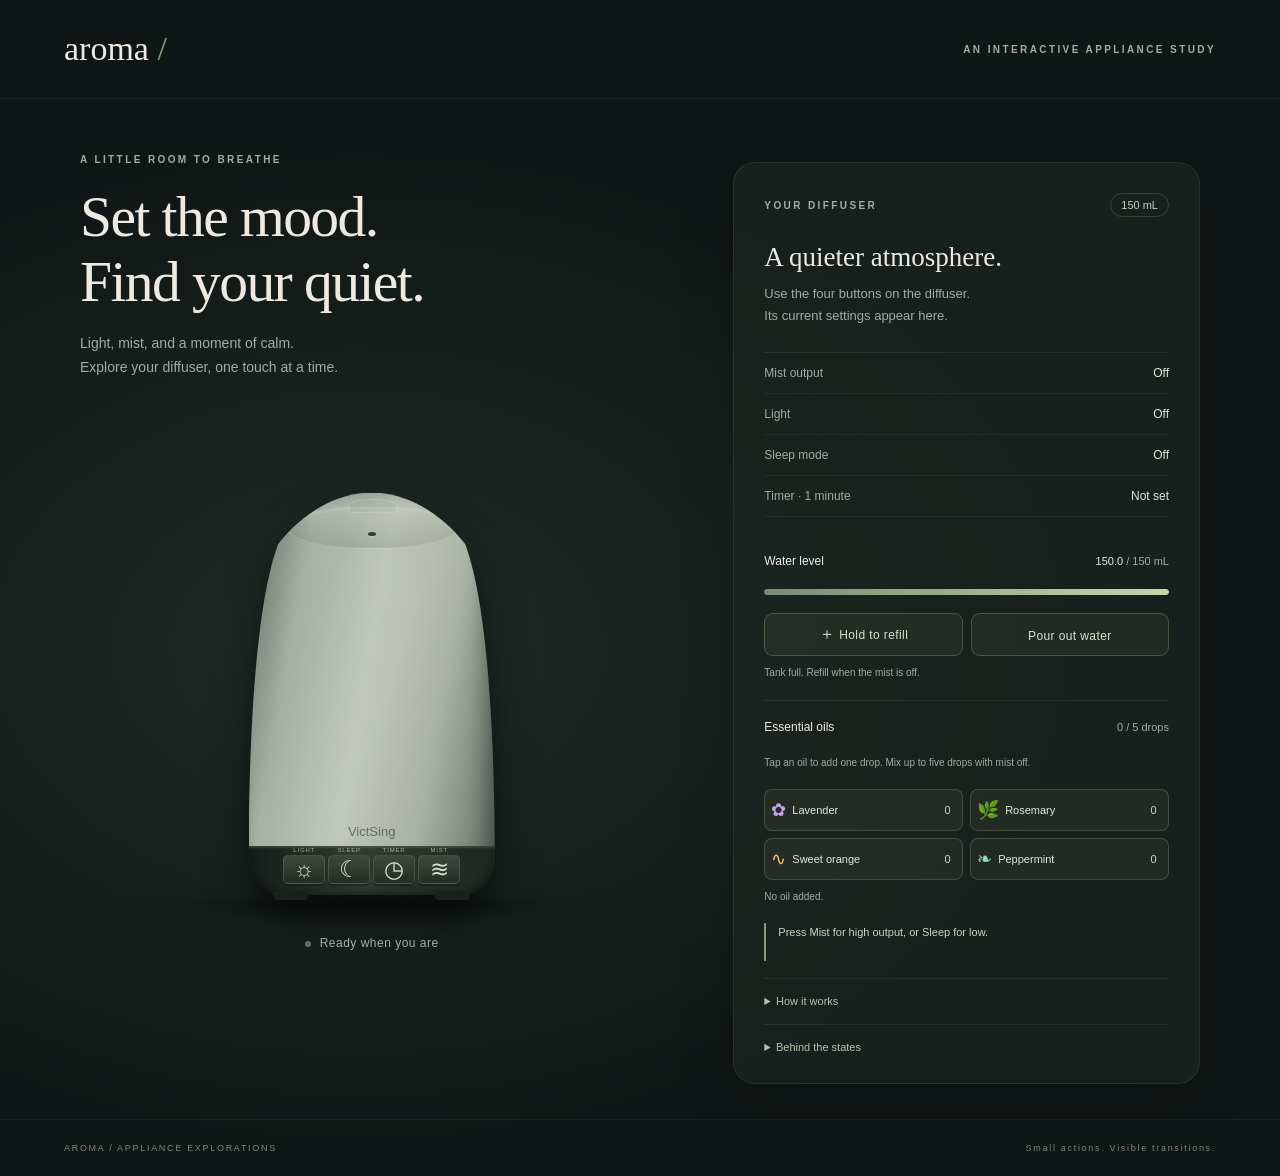
<file: index.html>
<!doctype html>
<html lang="en">
<head>
  <meta charset="utf-8">
  <meta name="viewport" content="width=device-width, initial-scale=1">
  <meta name="theme-color" content="#101615">
  <title>Aroma — interactive diffuser</title>
  <link rel="stylesheet" href="styles.css">
  <script defer src="model.js"></script>
  <script defer src="app.js"></script>
</head>
<body>
  <svg width="0" height="0" aria-hidden="true" style="position:absolute"><defs>
    <clipPath id="manual-body" clipPathUnits="objectBoundingBox">
      <path d="M 0,1 C 0,.69 .025,.31 .12,.14 C .22,.055 .36,0 .5,0 C .64,0 .78,.055 .88,.14 C .975,.31 1,.69 1,1 Z"/>
    </clipPath>
  </defs></svg>
  <header><a class="wordmark" href="./index.html">aroma<span> / </span></a><span class="eyebrow">AN INTERACTIVE APPLIANCE STUDY</span></header>
  <main>
    <section class="experience" aria-label="Interactive aroma diffuser">
      <div class="intro"><span class="eyebrow">A LITTLE ROOM TO BREATHE</span><h1>Set the mood.<br>Find your quiet.</h1><p>Light, mist, and a moment of calm.<br>Explore your diffuser, one touch at a time.</p></div>
      <div class="stage" id="stage" data-output="OFF">
        <div class="ambient"></div>
        <div class="mist" aria-hidden="true"><i></i><i></i><i></i><i></i><i></i></div>
        <div class="scent-plume" id="scent-plume" aria-hidden="true"></div>
        <div class="diffuser" role="group" aria-label="Frosted aroma diffuser, light off" id="diffuser">
          <div class="shell"><div class="top"><span></span></div><span class="brand">VictSing</span></div>
          <div class="base"><div class="device-controls">
            <button id="light" aria-label="Light: cycle, freeze, or change color"><span>☼</span><small>LIGHT</small></button>
            <button id="sleep" aria-pressed="false"><span class="sleep-icon">☾</span><small>SLEEP</small></button>
            <button id="timer" aria-pressed="false"><span>◷</span><small>TIMER</small></button>
            <button id="mist" aria-pressed="false"><span>≋</span><small>MIST</small></button>
          </div></div><div class="feet"></div>
        </div>
        <div class="surface"></div>
      </div>
      <p class="stage-caption"><span class="status-dot" id="status-dot"></span><span id="output-caption">Ready when you are</span></p>
    </section>
    <aside class="panel" aria-label="Diffuser settings and status">
      <div class="panel-heading"><span class="eyebrow">YOUR DIFFUSER</span><span class="capacity">150 mL</span></div>
      <h2>A quieter atmosphere.</h2><p class="panel-description">Use the four buttons on the diffuser.<br>Its current settings appear here.</p>
      <div class="readouts">
        <div><span>Mist output</span><strong id="mist-state">Off</strong></div>
        <div><span>Light</span><strong id="light-state">Off</strong></div>
        <div><span>Sleep mode</span><strong id="sleep-state">Off</strong></div>
        <div><span>Timer · 1 minute</span><strong id="timer-state">Not set</strong></div>
      </div>
      <section class="water-section" aria-label="Water tank">
        <div class="water-heading"><h3>Water level</h3><span><strong id="water-value">150</strong> / 150 mL</span></div>
        <progress id="water-bar" value="150" max="150" aria-label="Water remaining">150 mL</progress>
        <div class="water-actions">
          <button class="refill" id="refill" type="button">＋ <span>Hold to refill</span></button>
          <button class="refill" id="pour" type="button"><span>Pour out water</span></button>
        </div>
        <p class="hint" id="refill-hint">Tank full. Refill when the mist is off.</p>
      </section>
      <section class="oils-section" aria-labelledby="oils-title">
        <div class="water-heading"><h3 id="oils-title">Essential oils</h3><span id="drop-total">0 / 5 drops</span></div>
        <p class="hint">Tap an oil to add one drop. Mix up to five drops with mist off.</p>
        <div class="oil-options" id="oil-options">
          <button class="oil" type="button" data-oil="lavender"><span class="oil-icon" aria-hidden="true">✿</span><span>Lavender</span><span class="oil-count">0</span></button>
          <button class="oil" type="button" data-oil="rosemary"><span class="oil-icon" aria-hidden="true">🌿</span><span>Rosemary</span><span class="oil-count">0</span></button>
          <button class="oil" type="button" data-oil="orange"><span class="oil-icon" aria-hidden="true">∿</span><span>Sweet orange</span><span class="oil-count">0</span></button>
          <button class="oil" type="button" data-oil="peppermint"><span class="oil-icon" aria-hidden="true">❧</span><span>Peppermint</span><span class="oil-count">0</span></button>
        </div>
        <p class="hint" id="scent-status">No oil added.</p>
      </section>
      <p class="notice" id="notice" role="status" aria-live="polite">Press Mist for high output, or Sleep for low.</p>
      <p class="warning-toast" id="warning-toast" role="alert" hidden></p>
      <details><summary>How it works</summary><div class="guide"><p><b>Light</b> starts a color cycle. Press to freeze, then step through eight colors before turning off.</p><p><b>Sleep</b> uses low mist and switches the light off. Press again to restore the previous mist setting and light. Changing Light during Sleep keeps your new light setting.</p><p><b>Mist</b> toggles regular mist and exits Sleep. It can return low mist to high or off, depending on the remembered regular setting.</p><p><b>Timer</b> turns both light and mist off after one minute. Press again to cancel.</p><p><b>Water</b> lasts 3 minutes on high or 6 on low. Hold refill for 5 seconds to fill an empty tank. Empty water stops mist; light stays as it is.</p></div></details>
      <details><summary>Behind the states</summary><div class="guide"><div class="memory"><span>Regular mist <b id="regular-state">OFF</b></span><span>Sleep <b id="memory-sleep">OFF</b></span></div><p id="explanation">Regular mist is off and Sleep is off, so there is no mist.</p><p class="simulation-note">Simulation: 1-minute timer; accelerated water consumption. Empty water resets mist and Sleep. These are model choices.</p><button class="reset" id="reset">Reset simulation</button></div></details>
    </aside>
  </main>
  <footer><span>AROMA / APPLIANCE EXPLORATIONS</span><span>Small actions. Visible transitions.</span></footer>
</body>
</html>
</file>
<file: styles.css>
:root{color-scheme:dark;--bg:#101615;--text:#eeeae1;--muted:#a2aca5;--accent:#c1d2aa;--lamp:255,160,101;--lamp-strength:0;--lamp-fill:0}
*{box-sizing:border-box}body{margin:0;background:radial-gradient(ellipse at 28% 55%,#202b26 0,transparent 55%),var(--bg);color:var(--text);font-family:Segoe UI,Arial,sans-serif;min-height:100vh}button,a,summary{-webkit-tap-highlight-color:transparent}button{font:inherit;cursor:pointer}button:focus-visible,a:focus-visible,summary:focus-visible{outline:2px solid #e7d5a3;outline-offset:5px}button:disabled{cursor:default;opacity:.4}header,footer{max-width:1320px;margin:auto;padding:30px 5%;display:flex;align-items:center;justify-content:space-between}header{border-bottom:1px solid #ffffff0c}.wordmark{text-decoration:none;font-family:Georgia,serif;font-size:34px;color:var(--text)}.wordmark span{color:#8b9d7e}.eyebrow{font-size:10px;letter-spacing:2.4px;font-weight:600;color:var(--muted)}main{max-width:1200px;margin:0 auto;display:grid;grid-template-columns:1.25fr 1fr;gap:70px;padding:50px 40px 35px}.intro{position:relative;z-index:2}h1{font-family:Georgia,serif;font-weight:400;font-size:clamp(36px,4.5vw,58px);letter-spacing:-1.6px;line-height:1.12;margin:18px 0}p{line-height:1.7}.intro p{color:var(--muted);font-size:14px}.stage{height:430px;position:relative;isolation:isolate;margin-top:-35px;--lamp:255,160,101}.ambient{position:absolute;inset:20% -15% -15%;background:radial-gradient(ellipse,rgba(var(--lamp),.22),transparent 65%);opacity:var(--lamp-strength);transition:opacity .6s;filter:blur(20px)}.diffuser{position:absolute;width:246px;height:309px;bottom:31px;left:50%;transform:translateX(-50%);z-index:2;filter:drop-shadow(0 23px 20px #0008)}.shell{position:absolute;inset:0 0 43px;border-radius:44% 38% 17% 17% / 17% 16% 10% 10%;clip-path:polygon(0 100%,1% 58%,6% 22%,11% 8%,17% 2%,25% 0,38% 3%,55% 9%,72% 10%,85% 12%,91% 19%,96% 48%,100% 100%);background:radial-gradient(ellipse at 45% 85%,rgba(var(--lamp),var(--lamp-fill)),transparent 90%),linear-gradient(100deg,#555e58,#a6afa4 22%,#bec6b8 48%,#a9b0a4 74%,#69746b);box-shadow:inset 10px 0 16px #ffffff15,inset -9px 0 20px #0005}.shell:after{content:"";position:absolute;inset:0;background:linear-gradient(110deg,#fff1,transparent 30%,#fff1 55%,transparent 75%);opacity:.8}.top{position:absolute;top:8px;left:18%;width:67%;height:37px;border-radius:50%;transform:rotate(9deg);background:linear-gradient(#b9c0b044,#303b3033);box-shadow:inset 0 2px 2px #e4e9db22}.top span{display:block;width:14px;height:5px;position:absolute;top:14px;left:48%;border-radius:50%;background:#303a31;box-shadow:0 2px 2px #fff3}.brand{position:absolute;right:29px;bottom:22px;transform:rotate(-5deg);color:#384233aa;font-size:13px;font-style:italic}.base{position:absolute;bottom:8px;width:100%;height:49px;border-radius:2% 2% 25% 25% / 5% 5% 75% 75%;background:linear-gradient(90deg,#151c19,#343c33 45%,#1d261f);box-shadow:inset 0 2px 2px #8a94804a,inset 0 -4px 7px #0005}.device-controls{width:184px;margin:9px auto 0;display:flex;justify-content:center;gap:3px}.device-controls button{position:relative;width:42px;height:29px;border:1px solid #75806b65;background:linear-gradient(#3f473d,#242d25);border-radius:5px;color:#dce3d0;box-shadow:0 2px 2px #0005}.device-controls button:hover{background:#53604c}.device-controls button:active{transform:translateY(1px)}.device-controls button span{font-size:23px;line-height:22px}.device-controls button small{position:absolute;font-size:6px;letter-spacing:.8px;top:-9px;left:0;right:0;color:#a6b29c}.device-controls button[aria-pressed=true]{border-color:#c1d2aa;box-shadow:0 0 7px #c1d2aa33}.feet{position:absolute;bottom:3px;left:24px;width:35px;height:8px;background:#1a211c;border-radius:0 0 4px 4px;box-shadow:162px 0 #1a211c}.surface{position:absolute;bottom:17px;left:5%;width:90%;height:22px;background:radial-gradient(ellipse,#060c09bb,transparent 68%);filter:blur(4px)}.stage-caption{margin:-1px 0 0;text-align:center;color:#aebaa9;font-size:12px;letter-spacing:.5px}.status-dot{display:inline-block;width:6px;height:6px;background:#697568;border-radius:50%;margin-right:9px}.status-dot.active{background:#c1d2aa;box-shadow:0 0 10px #c1d2aa66}.mist{position:absolute;bottom:312px;left:50%;width:95px;height:160px;transform:translateX(-50%);opacity:0;transition:opacity .7s;z-index:3;pointer-events:none;mask-image:linear-gradient(transparent,#000 35%,#000 90%,transparent)}.mist i{position:absolute;bottom:0;left:35%;width:26px;height:65px;border-radius:50%;background:radial-gradient(ellipse,#d9e4dc44,transparent 70%);filter:blur(7px);animation:drift 3.5s infinite ease-out}.mist i:nth-child(2){animation-delay:-.7s;left:22%}.mist i:nth-child(3){animation-delay:-1.4s;left:45%}.mist i:nth-child(4){animation-delay:-2.1s}.mist i:nth-child(5){animation-delay:-2.8s;left:40%}[data-output=HIGH] .mist{opacity:.9}[data-output=LOW] .mist{opacity:.4}[data-output=LOW] .mist i{animation-duration:5s}@keyframes drift{0%{transform:translate(0,15px) scale(.5);opacity:0}20%{opacity:.8}100%{transform:translate(18px,-130px) scale(2);opacity:0}}
.panel{align-self:start;margin-top:13px;background:#1d2621b3;border:1px solid #ffffff12;border-radius:22px;padding:30px;box-shadow:0 20px 60px #0002}.panel-heading{display:flex;align-items:center;justify-content:space-between}.capacity{font-size:11px;border:1px solid #78876b55;border-radius:20px;padding:5px 10px;color:#c7d3bd}h2{font-family:Georgia,serif;font-size:27px;font-weight:400;margin:25px 0 10px}.panel-description{color:var(--muted);font-size:13px;margin:0 0 25px}.readouts{border-top:1px solid #ffffff12}.readouts>div{display:flex;justify-content:space-between;align-items:center;gap:12px;padding:13px 0;border-bottom:1px solid #ffffff0c;font-size:12px}.readouts span{color:var(--muted)}.readouts strong{font-weight:500;text-align:right;color:#e4e8db}.water-section{margin-top:25px}.water-heading{display:flex;justify-content:space-between;align-items:baseline}.water-heading h3{font-size:12px;font-weight:500}.water-heading span{font-size:11px;color:var(--muted)}.water-heading strong{color:#e6ecdf;font-weight:500;font-variant-numeric:tabular-nums}progress{appearance:none;width:100%;height:6px;border:0;background:#374136;border-radius:10px;overflow:hidden;display:block;margin:9px 0 18px}progress::-webkit-progress-bar{background:#374136}progress::-webkit-progress-value{background:linear-gradient(90deg,#788d76,#c3d6ac);border-radius:10px}progress::-moz-progress-bar{background:#c3d6ac}.refill{width:100%;border:1px solid #9baa8855;border-radius:9px;background:#a5b58c12;color:#d8e2cd;padding:12px;touch-action:none;user-select:none}.refill:not(:disabled):hover,.refill.holding{background:#a5b58c30}.refill span{font-size:12px;letter-spacing:.4px}.hint{font-size:10px;color:var(--muted);margin:8px 0 18px;min-height:17px}.notice{font-size:11px;color:#c8d6bd;border-left:2px solid #889c74;padding-left:12px;min-height:38px}details{border-top:1px solid #ffffff12;margin-top:17px;padding-top:16px}summary{font-size:11px;color:#b6c2ae;cursor:pointer}.guide{font-size:11px;color:var(--muted)}.guide b{color:#cbd5c3;font-weight:500}.memory{display:flex;gap:20px;margin-top:15px}.memory span{display:flex;gap:7px}.simulation-note{color:#8e9c88}.reset{border:1px solid #78876b66;color:#cbd5c3;background:transparent;padding:8px 13px;border-radius:6px;font-size:11px}footer{font-size:9px;letter-spacing:1.7px;color:#7d8a7b;border-top:1px solid #ffffff0c;padding-top:23px;padding-bottom:23px}
@media(max-width:850px){main{gap:25px;padding:35px 25px;grid-template-columns:1fr 1fr}.panel{padding:23px}.intro h1{font-size:40px}.stage{margin-top:0;height:410px}.diffuser{transform:translateX(-50%) scale(.9);transform-origin:bottom}.mist{bottom:283px}header .eyebrow{font-size:8px;letter-spacing:1.4px}}
@media(max-width:620px){header{padding:20px 24px}header .eyebrow{max-width:140px;text-align:right;line-height:1.8}main{display:block;padding:30px 24px}.intro{text-align:center}.intro h1{font-size:42px}.intro p{font-size:12px}.stage{height:365px;margin-top:-20px}.panel{max-width:430px;margin:30px auto 0}.stage-caption{margin-top:0}footer{padding:20px 24px;gap:20px;font-size:8px;line-height:1.8}.mist{height:130px}.ambient{inset:0 -5% -10%}}
/* Manual silhouette: tall, symmetric shoulders and a straight base seam. */
.stage{height:540px;margin-top:0}
.diffuser{height:410px}
.shell{border-radius:0;clip-path:url(#manual-body)}
.top{top:13px;left:15%;width:70%;height:43px;transform:none;border:1px solid #e4e9db33;background:linear-gradient(#c6cdbb44,#303b3022)}
.top:before{content:"";position:absolute;top:-8px;left:36%;width:28%;height:12px;border:1px solid #e4e9db44;border-radius:55% 55% 15% 15%;background:#9da99333}
.top span{top:25px;left:calc(50% - 4px);width:8px;height:4px}
.brand{left:0;right:0;bottom:21px;text-align:center;transform:none;font-style:normal;font-size:13px}
.base{border-radius:0 0 13% 13% / 0 0 75% 75%}
.mist{bottom:412px}
@media(max-width:850px){.stage{height:510px}.mist{bottom:374px}}
@media(max-width:620px){.stage{height:480px;margin-top:0}.mist{bottom:374px}}
@media(prefers-reduced-motion:reduce){.mist i{animation:none;transform:translateY(-20px);opacity:.5}.ambient,.mist{transition:none}}

.water-actions{display:grid;grid-template-columns:1fr 1fr;gap:8px}
.water-actions button{padding:10px 5px}
.oils-section{border-top:1px solid #ffffff12;padding-top:7px;margin-top:19px}
.oil-options{display:grid;grid-template-columns:repeat(2,minmax(0,1fr));gap:7px}
.oil{display:flex;align-items:center;gap:6px;text-align:left;padding:8px 6px;min-height:42px;font-size:11px;color:#e3e8da;background:#a5b58c12;border:1px solid #9baa8844;border-radius:8px}
.oil:hover{background:#a5b58c30}
.oil-icon{font-size:18px;line-height:1;color:#c8a2ed}
[data-oil="rosemary"] .oil-icon,.oil-icon[data-oil="rosemary"]{color:#99bd7b}
[data-oil="orange"] .oil-icon,.oil-icon[data-oil="orange"]{color:#f8bc7a}
[data-oil="peppermint"] .oil-icon,.oil-icon[data-oil="peppermint"]{color:#92dbbe}
.oil-count{margin-left:auto;min-width:17px;text-align:center;color:#c8d6bd;font-variant-numeric:tabular-nums}
.blend-full .oil-icon{filter:grayscale(1);color:#aeb4ad}
.warning-toast{position:fixed;z-index:10;bottom:18px;left:50%;transform:translateX(-50%);max-width:calc(100vw - 32px);width:max-content;margin:0;padding:10px 16px;border:1px solid #c0a77977;border-radius:9px;background:#2d281f;color:#f9e3be;font-size:13px;box-shadow:0 6px 24px #0008;pointer-events:none}
.scent-plume{position:absolute;z-index:4;bottom:412px;left:50%;width:130px;height:115px;transform:translateX(-50%);pointer-events:none;opacity:var(--scent-strength,0)}
.scent-plume .oil-icon{position:absolute;bottom:0;left:var(--x);animation:scent-drift var(--duration) var(--delay) linear infinite}
@keyframes scent-drift{
  0%{opacity:0;transform:translateY(4px) scale(.55)}
  25%{opacity:.85}
  50%{transform:translate(var(--sway-mid),-55px) rotate(-8deg)}
  75%{opacity:.65}
  100%{opacity:0;transform:translate(var(--sway-end),-110px) rotate(12deg)}
}
@media(max-width:850px){.scent-plume{bottom:374px}}
@media(prefers-reduced-motion:reduce){
  .scent-plume .oil-icon{animation:none;transform:translateY(calc(-1 * var(--rest-y)));opacity:.8}
}
</file>
<file: codepen/style.css>
:root{color-scheme:dark;--bg:#101615;--text:#eeeae1;--muted:#a2aca5;--accent:#c1d2aa;--lamp:255,160,101;--lamp-strength:0;--lamp-fill:0}
*{box-sizing:border-box}body{margin:0;background:radial-gradient(ellipse at 28% 55%,#202b26 0,transparent 55%),var(--bg);color:var(--text);font-family:Segoe UI,Arial,sans-serif;min-height:100vh}button,a,summary{-webkit-tap-highlight-color:transparent}button{font:inherit;cursor:pointer}button:focus-visible,a:focus-visible,summary:focus-visible{outline:2px solid #e7d5a3;outline-offset:5px}button:disabled{cursor:default;opacity:.4}header,footer{max-width:1320px;margin:auto;padding:30px 5%;display:flex;align-items:center;justify-content:space-between}header{border-bottom:1px solid #ffffff0c}.wordmark{text-decoration:none;font-family:Georgia,serif;font-size:34px;color:var(--text)}.wordmark span{color:#8b9d7e}.eyebrow{font-size:10px;letter-spacing:2.4px;font-weight:600;color:var(--muted)}main{max-width:1200px;margin:0 auto;display:grid;grid-template-columns:1.25fr 1fr;gap:70px;padding:50px 40px 35px}.intro{position:relative;z-index:2}h1{font-family:Georgia,serif;font-weight:400;font-size:clamp(36px,4.5vw,58px);letter-spacing:-1.6px;line-height:1.12;margin:18px 0}p{line-height:1.7}.intro p{color:var(--muted);font-size:14px}.stage{height:430px;position:relative;isolation:isolate;margin-top:-35px;--lamp:255,160,101}.ambient{position:absolute;inset:20% -15% -15%;background:radial-gradient(ellipse,rgba(var(--lamp),.22),transparent 65%);opacity:var(--lamp-strength);transition:opacity .6s;filter:blur(20px)}.diffuser{position:absolute;width:246px;height:309px;bottom:31px;left:50%;transform:translateX(-50%);z-index:2;filter:drop-shadow(0 23px 20px #0008)}.shell{position:absolute;inset:0 0 43px;border-radius:44% 38% 17% 17% / 17% 16% 10% 10%;clip-path:polygon(0 100%,1% 58%,6% 22%,11% 8%,17% 2%,25% 0,38% 3%,55% 9%,72% 10%,85% 12%,91% 19%,96% 48%,100% 100%);background:radial-gradient(ellipse at 45% 85%,rgba(var(--lamp),var(--lamp-fill)),transparent 90%),linear-gradient(100deg,#555e58,#a6afa4 22%,#bec6b8 48%,#a9b0a4 74%,#69746b);box-shadow:inset 10px 0 16px #ffffff15,inset -9px 0 20px #0005}.shell:after{content:"";position:absolute;inset:0;background:linear-gradient(110deg,#fff1,transparent 30%,#fff1 55%,transparent 75%);opacity:.8}.top{position:absolute;top:8px;left:18%;width:67%;height:37px;border-radius:50%;transform:rotate(9deg);background:linear-gradient(#b9c0b044,#303b3033);box-shadow:inset 0 2px 2px #e4e9db22}.top span{display:block;width:14px;height:5px;position:absolute;top:14px;left:48%;border-radius:50%;background:#303a31;box-shadow:0 2px 2px #fff3}.brand{position:absolute;right:29px;bottom:22px;transform:rotate(-5deg);color:#384233aa;font-size:13px;font-style:italic}.base{position:absolute;bottom:8px;width:100%;height:49px;border-radius:2% 2% 25% 25% / 5% 5% 75% 75%;background:linear-gradient(90deg,#151c19,#343c33 45%,#1d261f);box-shadow:inset 0 2px 2px #8a94804a,inset 0 -4px 7px #0005}.device-controls{width:184px;margin:9px auto 0;display:flex;justify-content:center;gap:3px}.device-controls button{position:relative;width:42px;height:29px;border:1px solid #75806b65;background:linear-gradient(#3f473d,#242d25);border-radius:5px;color:#dce3d0;box-shadow:0 2px 2px #0005}.device-controls button:hover{background:#53604c}.device-controls button:active{transform:translateY(1px)}.device-controls button span{font-size:23px;line-height:22px}.device-controls button small{position:absolute;font-size:6px;letter-spacing:.8px;top:-9px;left:0;right:0;color:#a6b29c}.device-controls button[aria-pressed=true]{border-color:#c1d2aa;box-shadow:0 0 7px #c1d2aa33}.feet{position:absolute;bottom:3px;left:24px;width:35px;height:8px;background:#1a211c;border-radius:0 0 4px 4px;box-shadow:162px 0 #1a211c}.surface{position:absolute;bottom:17px;left:5%;width:90%;height:22px;background:radial-gradient(ellipse,#060c09bb,transparent 68%);filter:blur(4px)}.stage-caption{margin:-1px 0 0;text-align:center;color:#aebaa9;font-size:12px;letter-spacing:.5px}.status-dot{display:inline-block;width:6px;height:6px;background:#697568;border-radius:50%;margin-right:9px}.status-dot.active{background:#c1d2aa;box-shadow:0 0 10px #c1d2aa66}.mist{position:absolute;bottom:312px;left:50%;width:95px;height:160px;transform:translateX(-50%);opacity:0;transition:opacity .7s;z-index:3;pointer-events:none;mask-image:linear-gradient(transparent,#000 35%,#000 90%,transparent)}.mist i{position:absolute;bottom:0;left:35%;width:26px;height:65px;border-radius:50%;background:radial-gradient(ellipse,#d9e4dc44,transparent 70%);filter:blur(7px);animation:drift 3.5s infinite ease-out}.mist i:nth-child(2){animation-delay:-.7s;left:22%}.mist i:nth-child(3){animation-delay:-1.4s;left:45%}.mist i:nth-child(4){animation-delay:-2.1s}.mist i:nth-child(5){animation-delay:-2.8s;left:40%}[data-output=HIGH] .mist{opacity:.9}[data-output=LOW] .mist{opacity:.4}[data-output=LOW] .mist i{animation-duration:5s}@keyframes drift{0%{transform:translate(0,15px) scale(.5);opacity:0}20%{opacity:.8}100%{transform:translate(18px,-130px) scale(2);opacity:0}}
.panel{align-self:start;margin-top:13px;background:#1d2621b3;border:1px solid #ffffff12;border-radius:22px;padding:30px;box-shadow:0 20px 60px #0002}.panel-heading{display:flex;align-items:center;justify-content:space-between}.capacity{font-size:11px;border:1px solid #78876b55;border-radius:20px;padding:5px 10px;color:#c7d3bd}h2{font-family:Georgia,serif;font-size:27px;font-weight:400;margin:25px 0 10px}.panel-description{color:var(--muted);font-size:13px;margin:0 0 25px}.readouts{border-top:1px solid #ffffff12}.readouts>div{display:flex;justify-content:space-between;align-items:center;gap:12px;padding:13px 0;border-bottom:1px solid #ffffff0c;font-size:12px}.readouts span{color:var(--muted)}.readouts strong{font-weight:500;text-align:right;color:#e4e8db}.water-section{margin-top:25px}.water-heading{display:flex;justify-content:space-between;align-items:baseline}.water-heading h3{font-size:12px;font-weight:500}.water-heading span{font-size:11px;color:var(--muted)}.water-heading strong{color:#e6ecdf;font-weight:500;font-variant-numeric:tabular-nums}progress{appearance:none;width:100%;height:6px;border:0;background:#374136;border-radius:10px;overflow:hidden;display:block;margin:9px 0 18px}progress::-webkit-progress-bar{background:#374136}progress::-webkit-progress-value{background:linear-gradient(90deg,#788d76,#c3d6ac);border-radius:10px}progress::-moz-progress-bar{background:#c3d6ac}.refill{width:100%;border:1px solid #9baa8855;border-radius:9px;background:#a5b58c12;color:#d8e2cd;padding:12px;touch-action:none;user-select:none}.refill:not(:disabled):hover,.refill.holding{background:#a5b58c30}.refill span{font-size:12px;letter-spacing:.4px}.hint{font-size:10px;color:var(--muted);margin:8px 0 18px;min-height:17px}.notice{font-size:11px;color:#c8d6bd;border-left:2px solid #889c74;padding-left:12px;min-height:38px}details{border-top:1px solid #ffffff12;margin-top:17px;padding-top:16px}summary{font-size:11px;color:#b6c2ae;cursor:pointer}.guide{font-size:11px;color:var(--muted)}.guide b{color:#cbd5c3;font-weight:500}.memory{display:flex;gap:20px;margin-top:15px}.memory span{display:flex;gap:7px}.simulation-note{color:#8e9c88}.reset{border:1px solid #78876b66;color:#cbd5c3;background:transparent;padding:8px 13px;border-radius:6px;font-size:11px}footer{font-size:9px;letter-spacing:1.7px;color:#7d8a7b;border-top:1px solid #ffffff0c;padding-top:23px;padding-bottom:23px}
@media(max-width:850px){main{gap:25px;padding:35px 25px;grid-template-columns:1fr 1fr}.panel{padding:23px}.intro h1{font-size:40px}.stage{margin-top:0;height:410px}.diffuser{transform:translateX(-50%) scale(.9);transform-origin:bottom}.mist{bottom:283px}header .eyebrow{font-size:8px;letter-spacing:1.4px}}
@media(max-width:620px){header{padding:20px 24px}header .eyebrow{max-width:140px;text-align:right;line-height:1.8}main{display:block;padding:30px 24px}.intro{text-align:center}.intro h1{font-size:42px}.intro p{font-size:12px}.stage{height:365px;margin-top:-20px}.panel{max-width:430px;margin:30px auto 0}.stage-caption{margin-top:0}footer{padding:20px 24px;gap:20px;font-size:8px;line-height:1.8}.mist{height:130px}.ambient{inset:0 -5% -10%}}
/* Manual silhouette: tall, symmetric shoulders and a straight base seam. */
.stage{height:540px;margin-top:0}
.diffuser{height:410px}
.shell{border-radius:0;clip-path:url(#manual-body)}
.top{top:13px;left:15%;width:70%;height:43px;transform:none;border:1px solid #e4e9db33;background:linear-gradient(#c6cdbb44,#303b3022)}
.top:before{content:"";position:absolute;top:-8px;left:36%;width:28%;height:12px;border:1px solid #e4e9db44;border-radius:55% 55% 15% 15%;background:#9da99333}
.top span{top:25px;left:calc(50% - 4px);width:8px;height:4px}
.brand{left:0;right:0;bottom:21px;text-align:center;transform:none;font-style:normal;font-size:13px}
.base{border-radius:0 0 13% 13% / 0 0 75% 75%}
.mist{bottom:412px}
@media(max-width:850px){.stage{height:510px}.mist{bottom:374px}}
@media(max-width:620px){.stage{height:480px;margin-top:0}.mist{bottom:374px}}
@media(prefers-reduced-motion:reduce){.mist i{animation:none;transform:translateY(-20px);opacity:.5}.ambient,.mist{transition:none}}

.water-actions{display:grid;grid-template-columns:1fr 1fr;gap:8px}
.water-actions button{padding:10px 5px}
.oils-section{border-top:1px solid #ffffff12;padding-top:7px;margin-top:19px}
.oil-options{display:grid;grid-template-columns:repeat(2,minmax(0,1fr));gap:7px}
.oil{display:flex;align-items:center;gap:6px;text-align:left;padding:8px 6px;min-height:42px;font-size:11px;color:#e3e8da;background:#a5b58c12;border:1px solid #9baa8844;border-radius:8px}
.oil:hover{background:#a5b58c30}
.oil-icon{font-size:18px;line-height:1;color:#c8a2ed}
[data-oil="rosemary"] .oil-icon,.oil-icon[data-oil="rosemary"]{color:#99bd7b}
[data-oil="orange"] .oil-icon,.oil-icon[data-oil="orange"]{color:#f8bc7a}
[data-oil="peppermint"] .oil-icon,.oil-icon[data-oil="peppermint"]{color:#92dbbe}
.oil-count{margin-left:auto;min-width:17px;text-align:center;color:#c8d6bd;font-variant-numeric:tabular-nums}
.blend-full .oil-icon{filter:grayscale(1);color:#aeb4ad}
.warning-toast{position:fixed;z-index:10;bottom:18px;left:50%;transform:translateX(-50%);max-width:calc(100vw - 32px);width:max-content;margin:0;padding:10px 16px;border:1px solid #c0a77977;border-radius:9px;background:#2d281f;color:#f9e3be;font-size:13px;box-shadow:0 6px 24px #0008;pointer-events:none}
.scent-plume{position:absolute;z-index:4;bottom:412px;left:50%;width:130px;height:115px;transform:translateX(-50%);pointer-events:none;opacity:var(--scent-strength,0)}
.scent-plume .oil-icon{position:absolute;bottom:0;left:var(--x);animation:scent-drift var(--duration) var(--delay) linear infinite}
@keyframes scent-drift{
  0%{opacity:0;transform:translateY(4px) scale(.55)}
  25%{opacity:.85}
  50%{transform:translate(var(--sway-mid),-55px) rotate(-8deg)}
  75%{opacity:.65}
  100%{opacity:0;transform:translate(var(--sway-end),-110px) rotate(12deg)}
}
@media(max-width:850px){.scent-plume{bottom:374px}}
@media(prefers-reduced-motion:reduce){
  .scent-plume .oil-icon{animation:none;transform:translateY(calc(-1 * var(--rest-y)));opacity:.8}
}
</file>
